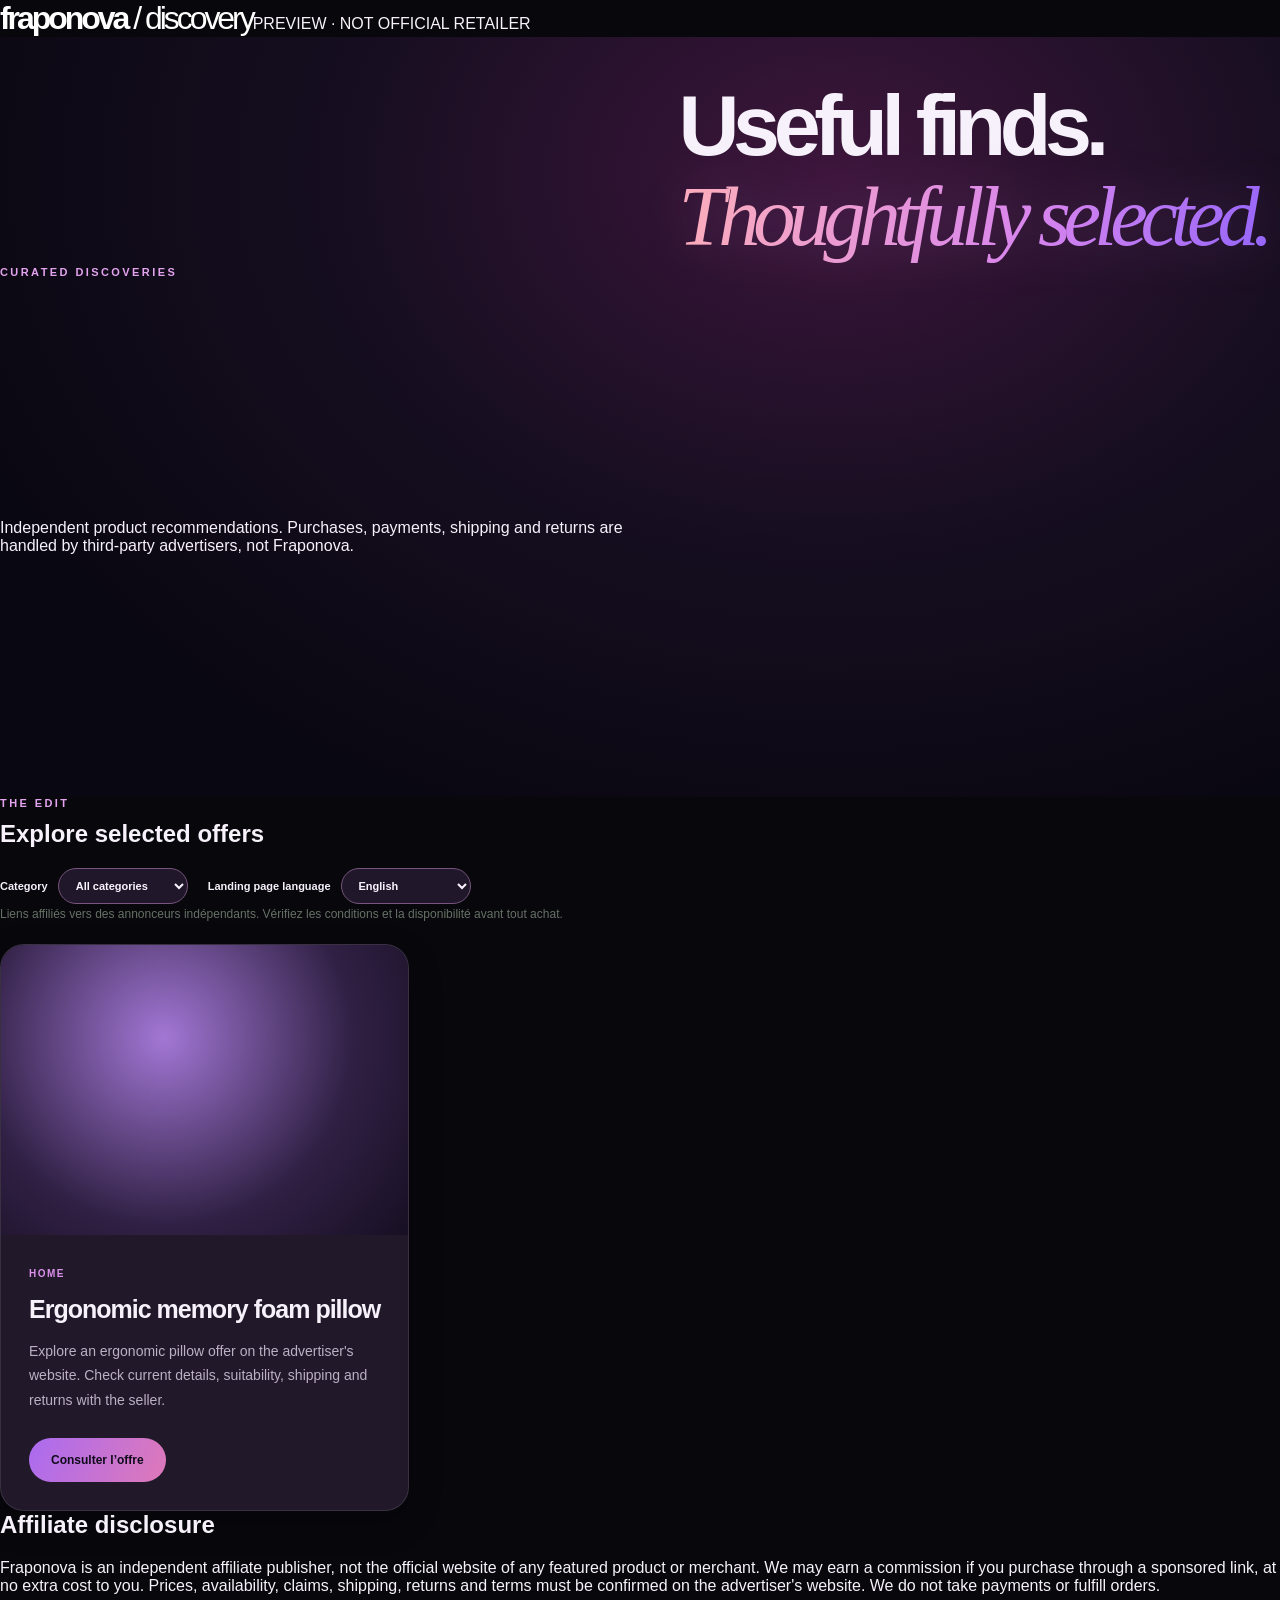
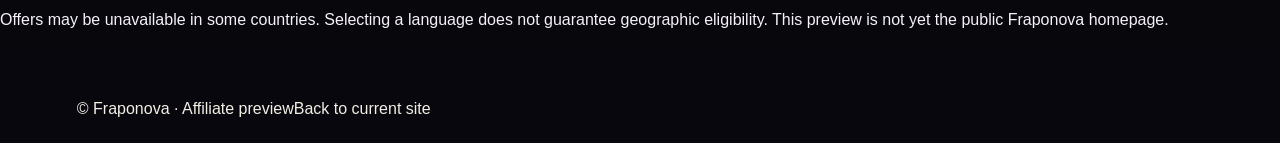
<file: catalog-preview.html>
<!doctype html>
<html lang="en"><head><meta charset="utf-8"><meta name="viewport" content="width=device-width,initial-scale=1"><meta name="robots" content="noindex,nofollow"><meta name="description" content="Fraponova curated affiliate offers preview."><title>Fraponova | Affiliate catalog preview</title><link rel="stylesheet" href="/catalog-preview.css"><script src="/catalog-preview.js" defer></script></head>
<body><a class="skip" href="#main">Skip to content</a><header><a class="brand" href="/">fraponova<span> / discovery</span></a><span class="tag">PREVIEW · NOT OFFICIAL RETAILER</span></header>
<main id="main"><section class="hero"><p class="eyebrow">CURATED DISCOVERIES</p><h1>Useful finds.<br><em>Thoughtfully selected.</em></h1><p>Independent product recommendations. Purchases, payments, shipping and returns are handled by third-party advertisers, not Fraponova.</p></section>
<section class="catalog" aria-labelledby="catalog-title"><div class="heading"><div><p class="eyebrow">THE EDIT</p><h2 id="catalog-title">Explore selected offers</h2></div><div class="controls"><label>Category <select id="category"><option value="all">All categories</option><option value="Home">Home</option><option value="Personal care">Personal care</option><option value="Wellness">Wellness</option></select></label><label>Landing page language <select id="language"><option value="en">English</option><option value="de">Deutsch</option><option value="fr">Français</option></select></label></div></div><p id="catalog-message" role="status" aria-live="polite">Loading offers…</p><div id="cards" class="cards"></div><p id="empty" hidden>No matching offers.</p></section>
<section class="notice"><h2>Affiliate disclosure</h2><p>Fraponova is an independent affiliate publisher, not the official website of any featured product or merchant. We may earn a commission if you purchase through a sponsored link, at no extra cost to you. Prices, availability, claims, shipping, returns and terms must be confirmed on the advertiser's website. We do not take payments or fulfill orders.</p><p>Offers may be unavailable in some countries. Selecting a language does not guarantee geographic eligibility. This preview is not yet the public Fraponova homepage.</p></section></main><footer><span>© Fraponova · Affiliate preview</span><a href="/">Back to current site</a></footer></body></html>
</file>
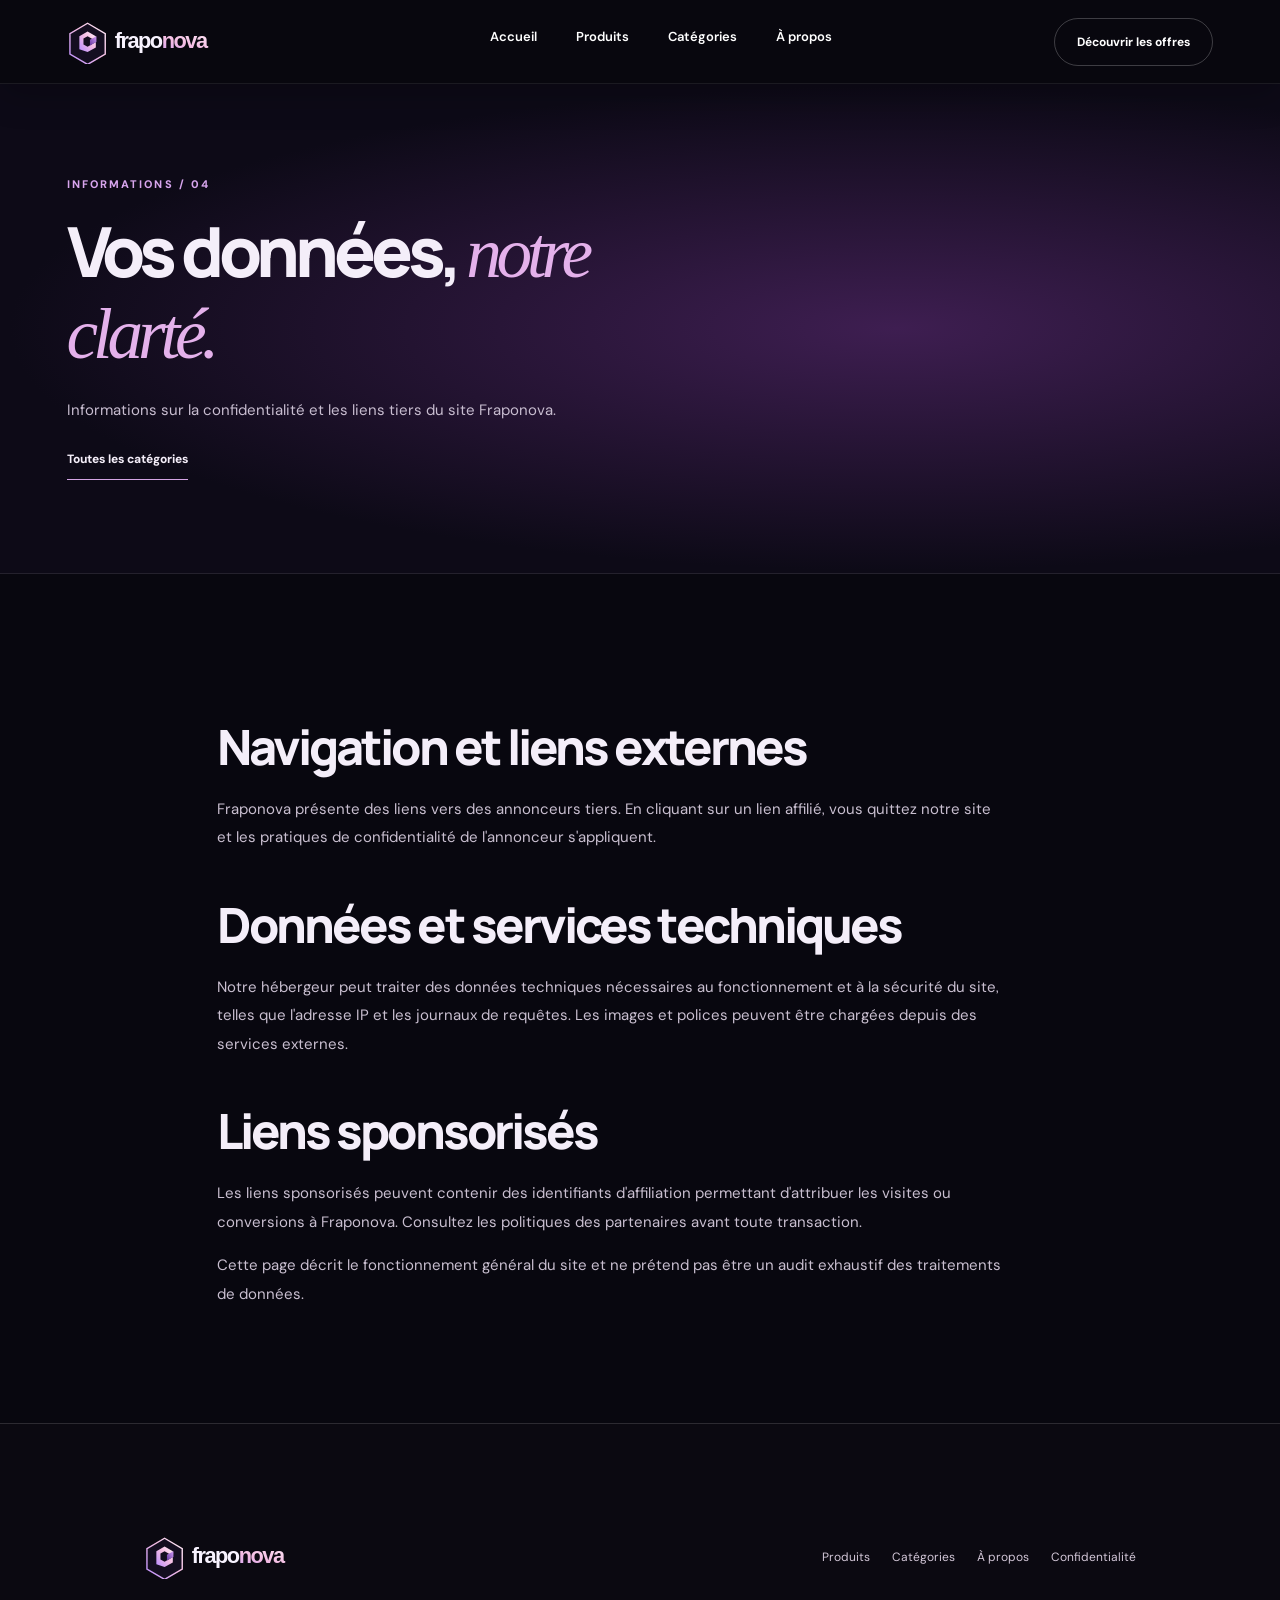
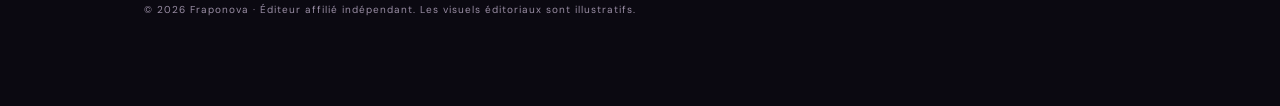
<file: confidentialite.html>
<!doctype html><html lang="fr"><head><meta charset="utf-8"><meta name="viewport" content="width=device-width,initial-scale=1"><meta name="theme-color" content="#08070f"><meta name="description" content="Informations sur la confidentialité et les liens tiers du site Fraponova."><title>Confidentialité | Fraponova</title><link rel="canonical" href="https://fraponova.com/confidentialite.html"><link rel="preconnect" href="https://fonts.googleapis.com"><link rel="preconnect" href="https://fonts.gstatic.com" crossorigin><link href="https://fonts.googleapis.com/css2?family=DM+Sans:wght@400;500;600;700&family=Manrope:wght@400;500;600;700;800&display=swap" rel="stylesheet"><link rel="icon" type="image/svg+xml" href="/brand-logo.svg"><link rel="stylesheet" href="/catalog-preview.css"><link rel="stylesheet" href="/site-pages.css"></head><body><a class="skip" href="#content">Aller au contenu</a><header class="site-header"><a class="brand brand-image" href="/" aria-label="Fraponova accueil"><img src="/brand-logo.svg" width="200" height="45" alt="Fraponova"></a><nav aria-label="Navigation principale"><a href="/">Accueil</a><a href="/produits.html">Produits</a><a href="/categories.html">Catégories</a><a href="/a-propos.html">À propos</a></nav><a class="header-cta" href="/produits.html">Découvrir les offres</a></header><main id="content"><section class="inner-hero"><div class="inner-hero-copy"><div class="page-kicker">INFORMATIONS / 04</div><h1>Vos données, <em>notre clarté.</em></h1><p>Informations sur la confidentialité et les liens tiers du site Fraponova.</p><a class="text-link" href="/categories.html">Toutes les catégories</a></div></section><section class="inner-section prose"><h2>Navigation et liens externes</h2><p>Fraponova présente des liens vers des annonceurs tiers. En cliquant sur un lien affilié, vous quittez notre site et les pratiques de confidentialité de l'annonceur s'appliquent.</p><h2>Données et services techniques</h2><p>Notre hébergeur peut traiter des données techniques nécessaires au fonctionnement et à la sécurité du site, telles que l'adresse IP et les journaux de requêtes. Les images et polices peuvent être chargées depuis des services externes.</p><h2>Liens sponsorisés</h2><p>Les liens sponsorisés peuvent contenir des identifiants d'affiliation permettant d'attribuer les visites ou conversions à Fraponova. Consultez les politiques des partenaires avant toute transaction.</p><p>Cette page décrit le fonctionnement général du site et ne prétend pas être un audit exhaustif des traitements de données.</p></section></main><footer class="page-footer"><div class="page-footer-inner"><a class="brand brand-image" href="/" aria-label="Fraponova accueil"><img src="/brand-logo.svg" width="200" height="45" alt="Fraponova"></a><nav aria-label="Navigation secondaire"><a href="/produits.html">Produits</a><a href="/categories.html">Catégories</a><a href="/a-propos.html">À propos</a><a href="/confidentialite.html">Confidentialité</a></nav><p>© 2026 Fraponova · Éditeur affilié indépendant. Les visuels éditoriaux sont illustratifs.</p></div></footer></body></html>
</file>
<file: catalog-preview.css>
:root{--ink:#242b25;--paper:#f5f0e8;--cream:#fcfaf5;--olive:#4b5542;--orange:#bd6e46}*{box-sizing:border-box}html{scroll-behavior:smooth}body{margin:0;background:var(--paper);color:var(--ink);font-family:"DM Sans",sans-serif;-webkit-font-smoothing:antialiased}a{color:inherit;text-decoration:none}button,select{font:inherit}a:focus-visible,select:focus-visible{outline:3px solid var(--orange);outline-offset:4px}::selection{background:#d6bfa8}.skip{position:absolute;left:-9999px}.skip:focus{left:16px;top:16px;z-index:100;background:white;padding:14px}.announcement{background:#2b342b;color:#e9e6dc;text-align:center;padding:12px 16px;font-size:10px;font-weight:700;letter-spacing:.19em}.announcement span{color:#d5a379;margin:0 22px}.site-header{height:91px;display:flex;align-items:center;justify-content:space-between;padding:0 5.5%;border-bottom:1px solid #dedbd1;background:var(--cream)}.brand{font-family:Manrope,sans-serif;font-weight:800;letter-spacing:-.085em;font-size:32px;white-space:nowrap}.brand>span:first-child{font-weight:500}.brand-dot,.period{color:var(--orange)}.site-header nav{display:flex;gap:38px}.site-header nav a{font-size:12px;font-weight:600}.site-header nav a:hover,.underlined-link:hover,.text-action:hover{color:var(--orange)}.header-cta{border:1px solid #aab0a3;border-radius:100px;padding:15px 22px;font-size:12px;font-weight:700}.header-cta span{margin-left:18px}.hero{display:grid;grid-template-columns:53% 47%;min-height:690px}.hero-copy{padding:100px 7% 32px 10.4%;display:flex;flex-direction:column}.hero-topline,.section-number{font-size:11px;letter-spacing:.17em;font-weight:800}.hero-topline{display:flex;gap:13px;align-items:center}.line{width:30px;height:1px;background:var(--ink)}h1,h2,h3,p{margin-top:0}.hero h1,.intro-main h2,.collection-heading h2,.statement h2,.about h2{font-family:Manrope,sans-serif;letter-spacing:-.078em;font-weight:700}.hero h1{font-size:clamp(65px,7.2vw,124px);line-height:1.02;margin:44px 0 30px}.hero h1 em,.intro-main em,.collection-heading em,.statement em{font-family:Georgia,serif;font-weight:400;letter-spacing:-.085em}.outlined{-webkit-text-stroke:1.4px #283027;color:transparent}.hero-intro{max-width:435px;font-size:16px;line-height:1.85;color:#636b61}.hero-actions{display:flex;align-items:center;gap:26px;flex-wrap:wrap;margin-top:22px}.button{display:inline-flex;align-items:center;justify-content:space-between;gap:40px;border-radius:100px;padding:19px 25px;font-size:12px;font-weight:700;transition:transform .25s,background .25s}.button:hover{transform:translateY(-4px)}.button-dark{background:#303d31;color:white}.button-dark:hover{background:#4a5a49}.text-action{font-size:12px;font-weight:700;border-bottom:1px solid;padding:12px 0}.text-action span{margin-left:14px}.hero-bottom{display:flex;justify-content:space-between;gap:20px;margin-top:auto;padding-top:90px;font-size:10px;font-weight:700;letter-spacing:.13em;color:#7c8279}.hero-art{min-height:690px;background:radial-gradient(ellipse at 62% 45%,#c9c4ad 0%,#a8b19c 46%,#82917f 100%);position:relative;overflow:hidden;isolation:isolate}.art-orbit{position:absolute;border:1px solid #f5f2e777;border-radius:50%;width:85%;aspect-ratio:1;left:8%;top:9%}.orbit-two{width:115%;left:-7%;top:-9%;opacity:.6}.art-sculpture{position:absolute;inset:16% 12% 14%;filter:drop-shadow(30px 50px 24px #334b3b48);animation:float 7s ease-in-out infinite}.sculpture-body{position:absolute;left:20%;top:25%;width:65%;height:64%;border-radius:42% 43% 43% 45%;transform:rotate(-22deg);background:radial-gradient(ellipse at 30% 22%,#fffaf0 0%,#e9ddc6 28%,#b6a487 64%,#847a67 100%);box-shadow:inset -22px -25px 30px #675f4d60,inset 18px 20px 28px #fff9e4a6}.sculpture-top{position:absolute;left:31%;top:8%;width:45%;height:49%;border-radius:48%;transform:rotate(-26deg);background:radial-gradient(ellipse at 26% 25%,#f9eee1 0%,#cdbda4 48%,#948570 100%);box-shadow:inset -13px -15px 20px #746d5a66}.sculpture-glow{position:absolute;left:39%;top:17%;width:15%;height:18%;border-radius:50%;background:#fff9e3;filter:blur(23px);opacity:.7}.sculpture-shadow{position:absolute;left:21%;bottom:1%;width:70%;height:12%;background:#273d3477;filter:blur(23px);border-radius:50%}.art-caption{position:absolute;top:38px;left:38px;color:#f9f7e9;font-size:11px;font-weight:700;letter-spacing:.16em;line-height:1.5}.art-asterisk{position:absolute;right:10%;top:11%;font-size:100px;color:#e9e5c2;animation:rotate 28s linear infinite}.art-index{position:absolute;right:35px;bottom:32px;color:#f6f3e9;font-size:11px;letter-spacing:.2em}.marquee{overflow:hidden;background:#d6d7c8;border-block:1px solid #c8c9b9}.marquee>div{width:max-content;white-space:nowrap;padding:22px 0;font-size:13px;letter-spacing:.2em;font-weight:800;animation:marquee 34s linear infinite}.marquee span{color:var(--orange);padding:0 55px;font-size:22px}.intro-section,.catalog-section,.about{padding:112px 6%}.intro-section{background:var(--cream)}.intro-main{display:grid;grid-template-columns:1.5fr 1fr;gap:8%;align-items:end;margin-top:30px}.intro-main h2{font-size:clamp(55px,6vw,96px);line-height:1.07;margin:0}.intro-main p{max-width:430px;font-size:17px;line-height:1.9;color:#636b61}.underlined-link{display:inline-block;font-size:13px;font-weight:700;border-bottom:1px solid;padding:14px 0}.underlined-link span{margin-left:40px}.catalog-section{background:#ebe9e0}.collection-heading{display:flex;align-items:end;justify-content:space-between;gap:40px;margin-bottom:48px}.collection-heading h2{font-size:clamp(55px,6.4vw,96px);margin:22px 0 0}.collection-heading>p{max-width:320px;line-height:1.8;color:#60695f;font-size:14px}.catalog-toolbar{border-top:1px solid #c9cec2;padding:24px 0;display:flex;justify-content:space-between;align-items:center;gap:20px}.catalog-toolbar>span{font-size:11px;letter-spacing:.15em;font-weight:800}.controls{display:flex;gap:20px;flex-wrap:wrap}.controls label{font-size:11px;font-weight:700;display:flex;align-items:center;gap:10px}.controls select{border:1px solid #c8cbbf;border-radius:30px;background:#f9f8f2;padding:10px 13px;color:#2c392d}.cards{display:grid;grid-template-columns:repeat(3,minmax(0,1fr));gap:24px;margin-top:20px}.card{background:#faf9f4;overflow:hidden;transition:transform .3s,box-shadow .3s}.card:hover{transform:translateY(-6px);box-shadow:0 18px 40px #26372b17}.art{height:290px;display:grid;place-items:center;background:radial-gradient(circle at 40% 35%,#e7e1d4,#b9c5b2);font-size:105px}.card-body{padding:27px}.pill{font-size:10px;letter-spacing:.15em;text-transform:uppercase;font-weight:800;color:#8a765d}.card h3{font:700 25px/1.25 Manrope,sans-serif;letter-spacing:-.04em;margin:13px 0}.card p{font-size:14px;line-height:1.75;color:#626b61}.offer-link{display:inline-flex;align-items:center;justify-content:center;background:#303d31;color:#fff;padding:15px 22px;border-radius:100px;font-size:12px;font-weight:700;margin-top:12px}.offer-link:hover{background:#4d604e}.disabled{display:inline-block;background:#e3e5de;color:#53645c;padding:15px 22px;border-radius:100px;font-size:12px;font-weight:700}#catalog-message{font-size:12px;color:#667165;line-height:1.7}.statement{min-height:550px;background:#394b3d;color:#f7f1e6;text-align:center;display:flex;flex-direction:column;align-items:center;justify-content:center;padding:90px 20px;position:relative;overflow:hidden}.statement:before,.statement:after{content:"";position:absolute;width:420px;height:420px;border:1px solid #f7f1e62b;border-radius:50%;left:-200px;top:50px}.statement:after{left:auto;right:-180px;top:100px}.statement-star{font-size:46px;color:#d5ad85}.statement>p{font-size:11px;letter-spacing:.2em;font-weight:800;margin:15px 0}.statement h2{font-size:clamp(64px,8vw,120px);line-height:1.04;margin:12px 0 30px}.button-light{background:#f4efe5;color:#2b392c}.about{display:grid;grid-template-columns:1fr 1.5fr;gap:10%;background:var(--cream)}.about h2{font-size:clamp(45px,5vw,76px);line-height:1.1}.about p{max-width:750px;font-size:15px;line-height:1.9;color:#667064}footer{background:#252f27;color:#f3efe4;padding:55px 6% 25px}.footer-top,.footer-bottom{display:flex;align-items:center;justify-content:space-between;gap:25px}.footer-top>span,.footer-top>a:last-child,.footer-bottom{font-size:10px;font-weight:700;letter-spacing:.14em}.footer-bottom{border-top:1px solid #ffffff32;margin-top:55px;padding-top:23px;color:#bfc7b9}@keyframes float{50%{transform:translateY(-16px) rotate(2deg)}}@keyframes rotate{to{transform:rotate(360deg)}}@keyframes marquee{to{transform:translateX(-50%)}}@media(max-width:900px){.site-header nav{gap:15px}.hero{grid-template-columns:1fr}.hero-copy{min-height:620px;padding:75px 7% 35px}.hero-art{min-height:540px}.intro-main{grid-template-columns:1fr}.cards{grid-template-columns:repeat(2,minmax(0,1fr))}}@media(max-width:600px){.announcement{font-size:8px;letter-spacing:.09em}.announcement span{margin:0 8px}.site-header{height:72px;padding:0 5%}.brand{font-size:27px}.site-header nav{display:none}.header-cta{padding:12px 14px;font-size:10px}.header-cta span{margin-left:6px}.hero-copy{min-height:570px;padding:67px 6% 30px}.hero h1{font-size:clamp(57px,13vw,84px);margin:38px 0 24px}.hero-intro{font-size:15px}.hero-actions{gap:17px}.hero-bottom{font-size:9px}.hero-art{min-height:410px}.art-asterisk{font-size:70px}.intro-section,.catalog-section,.about{padding:76px 6%}.intro-main h2,.collection-heading h2{font-size:clamp(51px,11vw,70px)}.collection-heading{display:block}.collection-heading>p{margin-top:20px}.catalog-toolbar{align-items:flex-start;flex-direction:column}.cards{grid-template-columns:1fr}.art{height:270px}.about{grid-template-columns:1fr;gap:20px}.footer-top,.footer-bottom{align-items:flex-start;flex-direction:column}.footer-bottom{gap:12px}}@media(prefers-reduced-motion:reduce){*,*:before,*:after{animation-duration:.01ms!important;scroll-behavior:auto!important;transition-duration:.01ms!important}}
/* Fraponova Signature — immersive dark experience */
:root{color-scheme:dark;--ink:#f8f5ff;--paper:#090711;--cream:#100c19;--olive:#b26cf4;--orange:#f49cc2}
body{background:#090711;color:#f8f5ff}
.announcement{background:#15101d;color:#c6b5d7;border-bottom:1px solid #ffffff16}.announcement span{color:#d47df9}
.site-header{background:#090711ee;border-color:#ffffff1c;position:relative;z-index:5}.brand{letter-spacing:-.07em}.brand-dot,.period{color:#d58cff}.site-header nav a{color:#ddd4e8}.header-cta{border-color:#a25bbd80;background:#ffffff08}.header-cta:hover{background:#b675e729}
.hero{background:radial-gradient(ellipse at 65% 18%,#3d163c 0%,#160e20 42%,#090711 80%);min-height:760px}.hero-copy{position:relative;z-index:2;padding-top:115px}.hero-topline{color:#d18cf4}.line{background:#d18cf4}.hero h1{font-size:clamp(60px,6.6vw,112px);letter-spacing:-.075em;line-height:1.07}.hero h1 em{background:linear-gradient(105deg,#faabbd 5%,#d885ed 60%,#9565fa);background-clip:text;-webkit-background-clip:text;color:transparent;font-weight:400}.hero-intro{color:#c2b7c9}.hero-bottom{color:#9b8ba6}.button-dark{background:#f9f5ff;color:#17101c}.button-dark:hover{background:#e8d3fb}.text-action{color:#d6c4e4}.hero-art{background:radial-gradient(ellipse at 55% 50%,#612959 0%,#30142f 35%,#100b1c 73%);overflow:hidden}.hero-art:before{content:"";position:absolute;width:125%;height:72%;top:-32%;left:15%;border:2px solid #ffa6c6a8;border-radius:50%;transform:rotate(-29deg);box-shadow:0 0 80px #d17a9d33}.hero-art:after{content:"";position:absolute;inset:0;background:radial-gradient(ellipse at 60% 80%,#fc8f9730,transparent 45%);pointer-events:none}.art-orbit{border-color:#f3a7e640}.orbit-two{border-color:#b88cf52e}.art-caption,.art-index{color:#dfcde5}.art-asterisk{color:#e58ef3;opacity:.55;filter:blur(1px)}
.device-scene{position:absolute;inset:10% 4% 5%;perspective:1000px;filter:drop-shadow(0 30px 28px #0008);animation:float 7s ease-in-out infinite}.device{position:absolute;border-radius:39px;border:5px solid #b08ebd;box-shadow:inset 0 0 0 2px #1d102a,0 0 0 2px #35213f,25px 35px 55px #0009;overflow:hidden}.device-back{width:45%;height:67%;left:15%;top:16%;transform:rotate(-16deg) skewY(-3deg);background:linear-gradient(130deg,#f6c1ed,#8b56ac 45%,#2d1a4d 100%)}.device-camera{position:absolute;left:14px;top:16px;width:93px;height:99px;background:#9a70b1bb;border-radius:25px;display:grid;grid-template-columns:1fr 1fr;align-items:center;justify-items:center;padding:8px;box-shadow:inset 0 0 0 2px #d7b3e6}.device-camera i{width:34px;height:34px;border-radius:50%;background:radial-gradient(circle at 45% 45%,#6a8bc4 0 8%,#0b112b 15% 40%,#382852 44% 65%,#c1a2e1 70%);border:3px solid #30213b}.device-logo{position:absolute;top:48%;left:43%;font-size:55px;color:#d7a8ed88}.device-front{width:48%;height:75%;left:44%;top:8%;transform:rotate(13deg) skewY(2deg);background:#080613;padding:8px}.device-screen{height:100%;border-radius:30px;background:radial-gradient(ellipse at 70% 10%,#c35bb8 0%,#663bb6 24%,#140d36 55%,#090915 100%);position:relative;overflow:hidden;display:flex;align-items:flex-end;padding:26px}.device-screen:before{content:"";position:absolute;width:130%;height:70%;left:-30%;top:22%;border:28px solid #f38bc4;border-radius:50%;transform:rotate(-40deg);filter:blur(5px);box-shadow:0 0 60px #f58ca0}.device-screen span{font:800 clamp(20px,3vw,42px)/.95 Manrope,sans-serif;letter-spacing:-.07em;z-index:1;color:#fff9}.device-island{position:absolute;top:18px;left:36%;width:30%;height:18px;background:#050408;border-radius:20px;z-index:2}.device-reflection{position:absolute;width:65%;height:12%;bottom:1%;left:18%;background:#ec8ef93a;filter:blur(34px);border-radius:50%}.hero-float{position:absolute;z-index:2;border:1px solid #ffffff3b;background:#1b112bbd;backdrop-filter:blur(15px);border-radius:15px;padding:16px 20px;font-size:11px;font-weight:700;box-shadow:0 12px 35px #0004}.float-one{right:5%;top:43%}.float-two{left:5%;bottom:14%}
.marquee{background:#23132f;border-color:#744178}.marquee>div{color:#ead6f4}.marquee span{color:#e58edc}.intro-section{background:#100c19}.intro-main p,.collection-heading>p,.about p{color:#b9aebf}.underlined-link{color:#edc9ff}.catalog-section{background:#130f1c}.catalog-toolbar{border-color:#ffffff26}.controls select{background:#20182a;border-color:#76547d;color:#f9f4ff}.card{background:#211829;border:1px solid #ffffff1c;border-radius:24px;box-shadow:0 12px 35px #0003}.card:hover{box-shadow:0 20px 50px #9c48c01e}.art{background:radial-gradient(circle at 45% 28%,#9e69ba,#2a1a3e 58%,#160f22);color:#e2b4fa}.pill{color:#dc91ed}.card p{color:#bcb0c4}.offer-link{background:linear-gradient(115deg,#aa6bf0,#df79b9);color:#100b1b}.offer-link:hover{background:#e59bfa}.statement{background:radial-gradient(circle at 50% 30%,#5b275f,#25142d 60%,#160d21)}.statement-star{color:#ed9be4}.button-light{background:#f9f4ff;color:#21112a}.about{background:#100c19}footer{background:#08070e}.footer-bottom{color:#b4a6c2}
@media(max-width:900px){.hero{grid-template-columns:1fr}.hero-copy{min-height:580px;padding-top:70px}.hero-art{min-height:590px}.device-scene{inset:6% 13% 3%}.hero-float{font-size:10px}}
@media(max-width:600px){.hero-copy{min-height:540px;padding-top:60px}.hero h1{font-size:clamp(51px,12vw,74px)}.hero-art{min-height:450px}.device-scene{inset:5% 2% 4%}.device{border-radius:26px}.device-back{height:68%;width:43%;left:19%}.device-front{height:75%;width:45%;left:47%}.device-screen{border-radius:18px;padding:15px}.device-camera{width:62px;height:65px;left:9px;top:9px;border-radius:16px;padding:5px}.device-camera i{width:22px;height:22px;border-width:2px}.device-logo{font-size:35px}.hero-float{padding:11px 12px;font-size:9px}.float-one{right:2%;top:45%}.float-two{left:2%;bottom:10%}.art-caption{left:18px;top:18px}.art-index{right:15px;bottom:15px}.hero-actions{align-items:flex-start}.text-action{font-size:11px}}

/* Signature v2 — actual editorial photography, depth and cinematic composition */
.hero-art{background:radial-gradient(ellipse at 40% 50%,#71375b 0%,#24112b 58%,#0a0711 100%)}
.hero-photo-wrap{position:absolute;inset:0;overflow:hidden;isolation:isolate}
.hero-photo{position:absolute;width:100%;height:100%;object-fit:cover;object-position:52% 48%;filter:saturate(1.3) contrast(1.12);transform:scale(1.11);animation:photo-arrive 1.4s cubic-bezier(.2,.7,.1,1) both}
.hero-photo-wrap:after{content:"";position:absolute;inset:0;background:linear-gradient(90deg,#140b21b0 0%,#0a06123d 45%,#0b06114d 100%),linear-gradient(0deg,#0a0711e8 0%,transparent 37%,#1008184d 100%)}
.photo-shine{position:absolute;inset:-50%;background:linear-gradient(110deg,transparent 35%,#f5b5f31a 47%,transparent 58%);transform:translateX(-45%) rotate(10deg);animation:shine 9s ease-in-out infinite;z-index:2}
.device-scene{display:none}.art-caption,.art-index,.hero-float{z-index:3}.hero-float{background:#1c0d2ac9;box-shadow:0 20px 55px #0007}.art-orbit,.art-asterisk{z-index:2}
.hero h1{max-width:750px}.hero h1 em{filter:drop-shadow(0 0 26px #d678e833)}
.experience-strip{display:grid;grid-template-columns:1fr 1fr;min-height:650px;background:#171021}
.experience-image{min-height:560px;position:relative;overflow:hidden;background:#21142d}.experience-image img{width:100%;height:100%;position:absolute;inset:0;object-fit:cover;object-position:center;filter:saturate(1.05) contrast(1.1);transition:transform 1s cubic-bezier(.2,.7,.1,1)}.experience-image:hover img{transform:scale(1.07)}.experience-image:after{content:"";position:absolute;inset:0;background:linear-gradient(90deg,transparent,#17102128)}
.experience-copy{padding:11% 12%;display:flex;flex-direction:column;align-items:flex-start;justify-content:center}.experience-copy .section-number{color:#dca3ff}.experience-copy h2{font:700 clamp(48px,5vw,84px)/1.1 Manrope,sans-serif;letter-spacing:-.075em;margin:28px 0}.experience-copy h2 em{font-family:Georgia,serif;font-weight:400;color:#e1a0e5}.experience-copy p{font-size:16px;line-height:1.85;color:#c8b8d1;max-width:450px}.experience-copy small{display:block;color:#8c7d99;font-size:10px;line-height:1.6;margin-top:36px}.experience-copy .button{margin-top:22px}
@keyframes photo-arrive{from{opacity:0;transform:scale(1.24)}to{opacity:1;transform:scale(1.11)}}@keyframes shine{50%{transform:translateX(35%) rotate(10deg)}}@media(max-width:900px){.experience-strip{grid-template-columns:1fr}.experience-image{min-height:520px}.experience-copy{padding:75px 7%}.hero-photo{object-position:center 38%}}@media(max-width:600px){.hero-photo{object-position:50% 40%}.hero-art{min-height:500px}.experience-image{min-height:410px}.experience-copy{padding:70px 6%}.experience-copy h2{font-size:clamp(49px,11vw,67px)}.hero-float{max-width:170px}.hero h1{font-size:clamp(50px,12vw,73px)}}@media(prefers-reduced-motion:reduce){.hero-photo{animation:none;transform:none}.photo-shine{animation:none}}

/* Hero resilience: photographic backdrop even if overlay markup is not painted */
.hero-art{background-image:linear-gradient(0deg,#0c0717a6,#21102733),url("https://images.unsplash.com/photo-1709178294947-42963a9a33b8?auto=format&fit=crop&w=1100&q=85");background-size:cover;background-position:center;min-height:690px}
.hero-photo-wrap{z-index:1}.hero-photo{display:block;visibility:visible;opacity:1;object-fit:cover}.hero-art:before,.hero-art:after{pointer-events:none}
@media(max-width:900px){.hero-art{min-height:540px}}@media(max-width:600px){.hero-art{min-height:460px}}

/* Signature V3 — full responsive cinematic system */
:root{--paper:#090611;--cream:#100b1c;--ink:#fff9ff;--orange:#eeb0e9}html{scroll-padding-top:80px}body{background:#090611;overflow-x:hidden}img{max-width:100%;display:block}a:focus-visible,select:focus-visible{outline:2px solid #efa2ff;outline-offset:5px}.announcement{background:#110b1b}.site-header{position:sticky;top:0;z-index:100;height:78px;background:#0b0815ed;backdrop-filter:blur(24px);border-color:#ffffff20}.brand{color:#fff}.site-header nav a:hover{color:#e8a4f8}.header-cta{background:#ffffff0d;color:#fff;border:1px solid #ffffff40}.header-cta:hover{background:#a463cd4d}
.signature-hero{min-height:750px;display:grid;grid-template-columns:49% 51%;position:relative;overflow:hidden;background:radial-gradient(ellipse at 69% 25%,#441b55 0%,#1b0d2e 42%,#090611 80%)}.hero-glow{position:absolute;inset:0;background:radial-gradient(ellipse at 80% 65%,#f04bb822,transparent 43%);pointer-events:none}.signature-copy{padding:115px 0 40px 11%;position:relative;z-index:5;display:flex;flex-direction:column;align-items:flex-start}.eyebrow,.section-kicker{font-size:11px;font-weight:800;letter-spacing:.22em;color:#e4a3ef}.eyebrow{display:flex;align-items:center;gap:12px}.eyebrow-line{width:30px;height:1px;background:#e4a3ef}.signature-copy h1{font:800 clamp(76px,8.4vw,148px)/.98 Manrope,sans-serif;letter-spacing:-.095em;margin:55px -35% 28px 0;position:relative;z-index:4;text-shadow:0 10px 55px #0006}.signature-copy h1 span{background:linear-gradient(100deg,#ffc4dc 10%,#dca0ff 56%,#8e6afa);-webkit-background-clip:text;background-clip:text;color:transparent}.signature-copy>p{max-width:445px;font-size:17px;line-height:1.85;color:#c9bdd3}.signature-actions{display:flex;align-items:center;gap:26px;flex-wrap:wrap;margin-top:22px}.primary-cta{background:linear-gradient(115deg,#f1b0f2,#b98bff);border-radius:999px;color:#170d25;font-size:12px;font-weight:800;display:inline-flex;align-items:center;gap:32px;padding:19px 26px;box-shadow:0 12px 45px #bc69ef45;transition:transform .3s,box-shadow .3s}.primary-cta:hover{transform:translateY(-4px);box-shadow:0 17px 55px #bc69ef77}.secondary-cta{font-size:12px;font-weight:700;color:#eee1f7}.secondary-cta span{margin-left:12px}.hero-micro{margin-top:auto;padding-top:80px;width:100%;display:flex;justify-content:space-between;gap:16px;font-size:10px;letter-spacing:.14em;color:#a79bb6}
.signature-visual{min-height:750px;position:relative;isolation:isolate;background:radial-gradient(ellipse at 50% 54%,#9c3c94 0%,#55245e 33%,#1b0d2c 72%,transparent 100%);overflow:hidden}.signature-visual:before{content:"";position:absolute;inset:0;background:radial-gradient(ellipse at 55% 50%,#efb0f42e,transparent 65%);z-index:0}.visual-ring{position:absolute;border:1px solid #eeb6f777;border-radius:50%;width:110%;height:55%;top:25%;left:-6%;transform:rotate(-31deg);box-shadow:0 0 55px #d273fa28}.ring-two{width:125%;height:73%;top:13%;left:-16%;transform:rotate(32deg);border-color:#ffffff25}.phone-photo{position:absolute;overflow:hidden;background:#20122e;border:7px solid #bd8ac8;border-radius:42px;box-shadow:0 0 0 2px #3a254c,30px 40px 70px #08020cbd,inset 0 0 10px #fff5;transition:transform .7s cubic-bezier(.2,.7,.1,1)}.phone-photo img{width:100%;height:100%;object-fit:cover;filter:saturate(1.2) contrast(1.08)}.back-phone{width:42%;height:66%;left:16%;top:16%;transform:rotate(-19deg);z-index:1}.front-phone{width:44%;height:73%;left:47%;top:10%;transform:rotate(14deg);z-index:2;border-color:#d5addb}.signature-visual:hover .back-phone{transform:rotate(-24deg) translate(-8px,-8px)}.signature-visual:hover .front-phone{transform:rotate(18deg) translate(8px,-9px)}.visual-light{position:absolute;bottom:3%;left:20%;width:65%;height:15%;background:#e47ed37a;filter:blur(55px)}.visual-label{position:absolute;z-index:3;background:#1e112ecf;border:1px solid #ffffff40;backdrop-filter:blur(20px);border-radius:15px;padding:17px 21px;font-size:11px;font-weight:800;box-shadow:0 15px 40px #0005}.label-top{right:3%;top:44%}.label-bottom{left:3%;bottom:15%}.visual-caption{position:absolute;bottom:17px;right:18px;font-size:9px;letter-spacing:.12em;color:#d3b8da;z-index:4}
.signature-ticker{overflow:hidden;background:#2b143d;border-top:1px solid #8b498d;border-bottom:1px solid #8b498d}.signature-ticker>div{white-space:nowrap;min-width:max-content;padding:19px 0;animation:tick 36s linear infinite;font-size:12px;font-weight:800;letter-spacing:.2em;color:#f6e8ff}.signature-ticker span{color:#ed8bcf;margin:0 48px}@keyframes tick{to{transform:translateX(-40%)}}
.discovery-section{padding:130px 6% 150px;background:linear-gradient(#0d0918,#120b1d)}.discovery-head{display:flex;justify-content:space-between;align-items:end;gap:30px;margin:30px 0 55px}.discovery-head h2,.editorial-copy h2,.closing-banner h2{font:800 clamp(52px,6vw,105px)/1.07 Manrope,sans-serif;letter-spacing:-.075em;margin:0}.discovery-head h2 em,.editorial-copy h2 em,.closing-banner h2 em{font-family:Georgia,serif;font-weight:400;color:#e4a1ec}.discovery-head p{max-width:335px;color:#b7a8c5;line-height:1.8;font-size:14px}.discovery-grid{display:grid;grid-template-columns:1.25fr 1fr 1fr;gap:22px}.discovery-tile{min-height:470px;border-radius:27px;position:relative;overflow:hidden;background:#2d1a39;isolation:isolate;border:1px solid #ffffff1b}.discovery-tile img{position:absolute;inset:0;width:100%;height:100%;object-fit:cover;transition:transform .8s cubic-bezier(.2,.7,.1,1)}.discovery-tile:hover img{transform:scale(1.09)}.discovery-tile:after{content:"";position:absolute;inset:0;background:linear-gradient(0deg,#080610ed 0%,#08061088 30%,transparent 75%);z-index:1}.tile-tech img{object-position:50% 50%}.tile-audio img{object-position:45% 50%}.tile-content{position:absolute;z-index:2;bottom:28px;left:28px;right:28px}.tile-content>span:first-child{font-size:10px;letter-spacing:.16em;color:#e9b2e9;font-weight:800}.tile-content h3{font:800 clamp(25px,2.5vw,42px)/1.1 Manrope,sans-serif;letter-spacing:-.05em;margin:12px 0}.tile-content p{color:#d2c4d8;font-size:12px;margin:0}.tile-arrow{position:absolute;right:0;bottom:0;font-size:25px;color:#fff}
.editorial-feature{display:grid;grid-template-columns:1fr 1fr;min-height:670px;background:#20122c}.editorial-media{position:relative;min-height:600px;overflow:hidden}.editorial-media img{position:absolute;width:100%;height:100%;object-fit:cover;object-position:center}.editorial-copy{padding:12%;display:flex;flex-direction:column;justify-content:center;align-items:flex-start}.editorial-copy h2{font-size:clamp(46px,5vw,80px);margin:35px 0 24px}.editorial-copy>p{font-size:15px;line-height:1.9;color:#d3c5d8;max-width:470px}.editorial-copy .primary-cta{margin-top:20px}.editorial-copy small{font-size:10px;color:#ad9eb9;line-height:1.6;margin-top:40px;max-width:400px}
.catalog-section{padding-top:120px;padding-bottom:130px;background:#0f0a19}.collection-heading h2{font-size:clamp(46px,5.2vw,83px)}.catalog-toolbar{border-color:#ffffff29}.cards{gap:26px}.card{overflow:hidden}.card-body{padding:28px}.art{min-height:240px;background:radial-gradient(circle at 40% 32%,#a277d5,#302044 60%,#170f23)}.card h3{font-size:25px}.offer-link{border-radius:999px}.closing-banner{min-height:610px;display:flex;flex-direction:column;justify-content:center;align-items:center;text-align:center;background:radial-gradient(ellipse at 50% 20%,#6e2d74,#2b163a 50%,#120b20 90%);padding:80px 20px}.closing-banner>span{font-size:11px;font-weight:800;letter-spacing:.2em;color:#ebadf3}.closing-banner h2{margin:40px 0}.about{padding-top:100px;padding-bottom:100px}
@media(max-width:1100px){.signature-copy{padding-left:7%}.signature-copy h1{font-size:clamp(67px,8vw,115px)}.discovery-grid{gap:15px}.discovery-tile{min-height:390px}}
@media(max-width:900px){.signature-hero{grid-template-columns:1fr}.signature-copy{padding:85px 7% 35px;min-height:540px}.signature-copy h1{margin:35px 0 24px;font-size:clamp(72px,12vw,118px)}.hero-micro{padding-top:65px}.signature-visual{min-height:590px}.phone-photo{border-radius:35px}.back-phone{width:34%;left:24%}.front-phone{width:36%;left:50%}.discovery-grid{grid-template-columns:1fr 1fr}.tile-tech{grid-column:span 2}.discovery-tile{min-height:400px}.editorial-feature{grid-template-columns:1fr}.editorial-media{min-height:540px}.editorial-copy{padding:80px 7%}.discovery-head{align-items:flex-start;flex-direction:column}}
@media(max-width:600px){.announcement{font-size:8px;letter-spacing:.09em}.announcement span{margin:0 8px}.site-header{height:69px;padding:0 5%}.site-header nav{display:none}.brand{font-size:27px}.header-cta{font-size:10px;padding:12px}.header-cta span{margin-left:8px}.signature-copy{min-height:500px;padding:67px 6% 25px}.eyebrow{font-size:9px;letter-spacing:.13em}.signature-copy h1{font-size:clamp(61px,14vw,86px);letter-spacing:-.085em;margin:36px 0 25px}.signature-copy>p{font-size:14px;max-width:340px}.signature-actions{gap:17px}.primary-cta{padding:16px 19px;gap:12px;font-size:11px}.secondary-cta{font-size:11px}.hero-micro{font-size:8px;padding-top:65px}.signature-visual{min-height:490px}.phone-photo{border-radius:24px;border-width:5px}.back-phone{width:48%;height:69%;left:13%;top:16%}.front-phone{width:48%;height:74%;left:45%;top:10%}.visual-label{padding:10px;font-size:8px}.label-top{right:2%;top:45%}.label-bottom{left:2%;bottom:11%}.visual-caption{font-size:7px}.discovery-section{padding:85px 5%}.discovery-head h2{font-size:clamp(49px,11vw,67px)}.discovery-grid{grid-template-columns:1fr}.tile-tech{grid-column:auto}.discovery-tile{min-height:400px}.tile-content h3{font-size:35px}.editorial-media{min-height:390px}.editorial-copy{padding:65px 6%}.editorial-copy h2{font-size:clamp(47px,10vw,66px)}.catalog-section{padding-top:75px;padding-bottom:80px}.closing-banner{min-height:500px}.closing-banner h2{font-size:clamp(50px,12vw,75px)}}
@media(prefers-reduced-motion:reduce){.signature-ticker>div{animation:none}.phone-photo,.discovery-tile img,.primary-cta{transition:none}}

/* Mobile navigation, touch accessibility and native select resilience */
.mobile-discover{display:none;color:#e7c5f4;text-decoration:none;font-size:12px;font-weight:700}
.controls select{appearance:auto;-webkit-appearance:menulist;min-width:130px;cursor:pointer;touch-action:manipulation;position:relative;z-index:2}
@media(max-width:600px){.mobile-discover{display:inline-flex;align-items:center;min-height:44px}.header-cta{min-height:44px;display:inline-flex;align-items:center}.site-header{gap:12px}.signature-actions>a{min-height:44px}.controls{display:flex;flex-wrap:wrap;gap:12px}.controls label{display:flex;flex-direction:column;gap:6px}.controls select{min-height:44px}.catalog-toolbar{align-items:flex-start;flex-direction:column;gap:16px}.signature-copy h1{overflow-wrap:normal;max-width:100%}}
@media(max-width:370px){.mobile-discover{display:none}.signature-copy h1{font-size:57px}.signature-actions{gap:12px}.secondary-cta{font-size:10px}}

/* French reference-matched presentation — dark cinematic, blush highlights */
.announcement{display:none!important}.site-header{height:84px;position:relative;padding:0 5.2%;background:#08060c;border-bottom:0}.site-header .brand{font-size:34px;letter-spacing:-.07em}.site-header nav{gap:39px}.site-header nav a{font-size:13px;color:#fff}.site-header nav a:first-child{border-bottom:1px solid #e6a3f4;padding-bottom:11px}.header-cta{background:transparent;border:1px solid #ffffff38}
.signature-hero{min-height:640px;grid-template-columns:45% 55%;background:radial-gradient(ellipse at 77% 43%,#512040 0%,#170b1d 47%,#050409 81%)}.signature-copy{padding:56px 0 32px 10%;z-index:5}.signature-copy .eyebrow{display:inline-flex;border:1px solid #a84cd1;border-left-color:#ff9568;border-radius:50px;padding:9px 13px;font-size:12px;letter-spacing:0;color:#e8abef}.signature-copy .eyebrow-line{display:none}.signature-copy h1{font-size:clamp(63px,6.1vw,100px);line-height:.99;letter-spacing:-.078em;margin:24px -22% 20px 0;font-weight:800}.signature-copy h1 span{font-family:Georgia,serif;font-style:italic;font-weight:400;letter-spacing:-.06em;background:linear-gradient(105deg,#ffb3ba,#d57fe0);-webkit-background-clip:text;background-clip:text}.signature-copy>p{font-size:15px;line-height:1.65;max-width:435px;color:#e2dbe3}.signature-actions{margin-top:24px;gap:15px}.signature-actions .primary-cta{background:#fff;color:#0b0910;box-shadow:none;font-size:13px;padding:17px 22px}.signature-actions .secondary-cta{border:1px solid #ffffff59;border-radius:50px;padding:17px 20px;font-size:12px}.signature-copy .hero-micro{font-size:9px;opacity:.7;padding-top:45px}
.signature-visual{min-height:640px;background:radial-gradient(ellipse at 60% 52%,#77376d 0%,#2c1338 46%,#0a0611 80%)}.signature-visual:after{content:"";position:absolute;inset:0;background:radial-gradient(ellipse at 65% 13%,#ffa36b7a,transparent 40%),radial-gradient(ellipse at 35% 90%,#d044df55,transparent 52%);pointer-events:none}.visual-ring{border:2px solid #f3a0e8a8;box-shadow:0 0 65px #e78deb4d}.phone-photo{border-color:#b98ec2;box-shadow:0 0 0 2px #32203e,25px 34px 85px #050108d9}.back-phone{width:38%;height:65%;left:21%;top:16%;transform:rotate(-18deg)}.front-phone{width:40%;height:72%;left:49%;top:10%;transform:rotate(13deg)}.visual-label{border:1px solid #ffffff55;background:#160f24a6;border-radius:12px;padding:15px;font-size:11px}.label-top{right:3%;top:39%}.label-bottom{right:3%;left:auto;top:51%;bottom:auto}.visual-caption{z-index:5}
.category-dock{position:relative;z-index:10;max-width:1300px;width:90%;margin:-10px auto 0;padding:10px;display:grid;grid-template-columns:repeat(6,minmax(0,1fr));gap:5px;background:linear-gradient(120deg,#291633dd,#10101bdc);border:1px solid #ffffff40;border-radius:27px;box-shadow:0 22px 65px #0009;backdrop-filter:blur(30px)}.category-dock a{display:flex;align-items:center;justify-content:center;flex-direction:column;min-height:85px;border-radius:20px;font-size:12px;font-weight:600;color:#f5eef7;text-decoration:none;transition:background .2s}.category-dock a:first-child,.category-dock a:hover{background:linear-gradient(115deg,#7c39817a,#ffffff0a);border:1px solid #d58bdd80}.category-dock span{font-size:28px;font-weight:400;margin-bottom:9px;line-height:1}.signature-ticker{margin-top:45px}
.discovery-section{padding:75px 5% 120px}.discovery-head{margin:22px 0 40px}.discovery-head h2{font-size:clamp(53px,5.8vw,88px)}.discovery-grid{grid-template-columns:repeat(3,minmax(0,1fr));gap:18px}.discovery-tile{min-height:410px}.tile-tech{grid-column:auto}
@media(max-width:900px){.site-header{height:70px}.signature-hero{grid-template-columns:1fr}.signature-copy{padding:75px 7% 30px;min-height:500px}.signature-copy h1{font-size:clamp(68px,10vw,98px);margin:25px 0}.signature-visual{min-height:560px}.category-dock{grid-template-columns:repeat(3,minmax(0,1fr));margin-top:15px}.discovery-grid{grid-template-columns:1fr 1fr}.tile-tech{grid-column:span 2}}
@media(max-width:600px){.site-header{padding:0 5%;height:68px}.site-header .brand{font-size:28px}.signature-copy{padding:53px 6% 20px;min-height:440px}.signature-copy h1{font-size:clamp(53px,12.5vw,73px);margin:22px 0 18px}.signature-copy .eyebrow{font-size:10px}.signature-copy>p{font-size:13px}.signature-actions .primary-cta,.signature-actions .secondary-cta{font-size:11px;padding:15px 14px}.signature-copy .hero-micro{padding-top:35px}.signature-visual{min-height:450px}.back-phone{width:48%;left:15%}.front-phone{width:47%;left:48%}.visual-label{font-size:8px;padding:9px}.label-top{right:1%;top:40%}.label-bottom{right:1%;top:53%}.category-dock{width:94%;grid-template-columns:repeat(4,minmax(0,1fr));padding:6px;border-radius:20px;gap:2px}.category-dock a{font-size:9px;min-height:74px;border-radius:13px}.category-dock span{font-size:23px}.category-dock a:nth-child(n+5){display:none}.signature-ticker{margin-top:30px}.discovery-section{padding:70px 5%}.discovery-grid{grid-template-columns:1fr}.tile-tech{grid-column:auto}.discovery-tile{min-height:370px}}

/* Four-card featured rail matches original editorial reference without fabricated offers */
.discovery-section{padding:80px 4% 115px;background:radial-gradient(ellipse at 52% 110%,#32143b,#08060e 70%)}
.featured-row{display:grid;grid-template-columns:230px minmax(0,1fr);gap:30px;align-items:stretch}
.featured-intro{display:flex;flex-direction:column;justify-content:center;align-items:flex-start}.featured-intro .section-kicker{font-size:12px;letter-spacing:0;color:#c878e7}.featured-intro h2{font:800 clamp(43px,4.2vw,68px)/.99 Manrope,sans-serif;letter-spacing:-.07em;margin:14px 0 17px}.featured-intro h2 em{font-family:Georgia,serif;font-size:1.06em;font-weight:400;color:#f0a6c6}.featured-intro p{font-size:13px;line-height:1.7;color:#c6bacd;max-width:205px}.feature-arrows{display:flex;gap:13px;margin-top:20px}.feature-arrows a{display:grid;place-items:center;width:42px;height:42px;border-radius:50%;border:1px solid #ffffff5e;color:#fff;font-size:19px;text-decoration:none}
.featured-products{display:grid;grid-template-columns:repeat(4,minmax(0,1fr));gap:12px;min-width:0}.featured-product{position:relative;min-width:0;border-radius:23px;overflow:hidden;background:linear-gradient(155deg,#17101d,#241326);border:1px solid #ffffff30;display:flex;flex-direction:column;min-height:335px;transition:transform .3s,border-color .3s}.featured-product:hover{transform:translateY(-6px);border-color:#d894e9}.featured-photo{flex:1;min-height:240px;position:relative;overflow:hidden;background:radial-gradient(circle at 50% 40%,#6b3b70,#211225 75%)}.featured-photo img{position:absolute;width:100%;height:100%;inset:0;object-fit:cover;transition:transform .6s}.featured-product:hover img{transform:scale(1.07)}.featured-photo:after{content:"";position:absolute;inset:0;background:linear-gradient(0deg,#1a1020 0%,transparent 50%)}.featured-detail{padding:14px 13px 18px;position:relative}.featured-detail h3{font-size:15px;letter-spacing:-.04em;margin:0 0 8px;font-weight:800}.featured-detail>span{color:#dfb2e7;font-size:11px}.featured-detail a{position:absolute;right:12px;bottom:15px;width:30px;height:30px;border-radius:50%;background:#fff;color:#160e20;display:grid;place-items:center;text-decoration:none;font-weight:800}
@media(max-width:1100px){.featured-row{grid-template-columns:190px minmax(0,1fr);gap:18px}.featured-products{gap:9px}.featured-product{min-height:300px}.featured-photo{min-height:200px}.featured-detail h3{font-size:13px}}
@media(max-width:900px){.featured-row{display:block}.featured-intro{margin-bottom:27px}.featured-intro p{max-width:480px}.featured-products{grid-template-columns:repeat(4,minmax(195px,1fr));overflow-x:auto;scroll-snap-type:x mandatory;padding-bottom:16px}.featured-product{scroll-snap-align:start}}
@media(max-width:600px){.discovery-section{padding:62px 5% 75px}.featured-intro h2{font-size:53px}.featured-products{grid-template-columns:repeat(4,220px);gap:12px}.featured-product{min-height:310px}.featured-photo{min-height:220px}}

/* Crafted cinematic design system — physical depth instead of generic AI glyphs */
:root{--stage:#07070c;--stage-raised:#17121f;--violet:#b98cff;--lilac:#ead7f8;--metal:#d8d3e4}
body{background:var(--stage);color:#f6f1fa;font-feature-settings:"ss01" on}
.site-header{background:#09080ff2;border-bottom:1px solid #ffffff14;box-shadow:0 12px 35px #0003}
.brand{letter-spacing:-.095em}.brand-dot{color:#c899fa}
.site-header nav a{transition:color .2s}.site-header nav a:first-child{border-color:#bb87e4}
.signature-hero{background:radial-gradient(ellipse at 80% 42%,#39204c 0%,#1a1129 34%,#08070f 74%);isolation:isolate}
.signature-hero:before{content:"";position:absolute;inset:0;pointer-events:none;opacity:.16;background-image:repeating-linear-gradient(0deg,transparent 0 3px,#ffffff0c 4px 5px);mask-image:linear-gradient(to right,transparent 30%,black 100%);z-index:0}
.signature-copy{z-index:3}.signature-copy h1{filter:drop-shadow(0 15px 25px #0006)}.signature-copy h1 span{background:linear-gradient(120deg,#ffe5ec 0%,#e6b3ff 52%,#a77dff 100%);-webkit-background-clip:text;background-clip:text}
.signature-copy .eyebrow{background:#6c3d9a20;box-shadow:inset 0 1px #ffffff22}
.signature-visual{perspective:1400px;transform-style:preserve-3d;background:radial-gradient(ellipse at 53% 51%,#6e3676 0%,#3b1c4f 38%,#0a0814 78%)}
.signature-visual:before{content:"";position:absolute;inset:8% 0;background:radial-gradient(ellipse at 50% 50%,#d798ff40,transparent 65%);filter:blur(15px)}
.visual-ring{border-color:#e0b3ff61;box-shadow:0 0 32px #bc7fea2b, inset 0 0 40px #b77ad620}
.phone-photo{border:5px solid #bfb3d1;outline:1px solid #faf2ff70;outline-offset:2px;box-shadow:inset 0 0 0 2px #221c2a,10px 14px 0 -4px #3c3146,25px 35px 55px #000c,0 0 75px #d69aff35;transform-style:preserve-3d;will-change:transform}
.back-phone{transform:rotate(-16deg) rotateY(-14deg) translateZ(35px)}.front-phone{transform:rotate(12deg) rotateY(13deg) translateZ(85px)}
.signature-visual:hover .back-phone{transform:rotate(-19deg) rotateY(-18deg) translate3d(-5px,-10px,45px)}.signature-visual:hover .front-phone{transform:rotate(15deg) rotateY(17deg) translate3d(7px,-14px,100px)}
.visual-light{background:#cc72ec88;filter:blur(60px)}
.visual-label{font-size:10px;letter-spacing:.075em;text-transform:uppercase;background:linear-gradient(140deg,#372047ed,#171123dc);border:1px solid #dcb8f75c;box-shadow:0 12px 30px #0008,inset 0 1px #ffffff22}
.category-dock{background:linear-gradient(145deg,#30243bdc,#100e18e8);border:1px solid #cdb1e64d;box-shadow:0 22px 65px #000b,inset 0 1px #ffffff2a;gap:3px;padding:9px}
.category-dock a{min-height:90px;gap:9px;transition:transform .25s,background .25s,border-color .25s;border:1px solid transparent;position:relative}
.category-dock a:first-child,.category-dock a:hover{background:linear-gradient(140deg,#78569b66,#2e244377);border-color:#d8b3ed61;transform:translateY(-2px)}
.category-dock .dock-index{font:500 12px/1 "DM Sans",sans-serif;letter-spacing:.24em;color:#c2a3df;margin:0;padding:0;display:block}
.category-dock strong{font:700 12px/1.4 Manrope,sans-serif;letter-spacing:-.015em}
.signature-ticker{background:#17101e;border-color:#7c549a4a}.signature-ticker>div{font-size:10px;letter-spacing:.25em;color:#dac7e9}
.featured-product{border:1px solid #ffffff27;box-shadow:0 16px 35px #0006,inset 0 1px #ffffff17;transform:translateZ(0);perspective:900px}
.featured-product:hover{transform:translateY(-8px) rotateX(2deg);box-shadow:0 24px 55px #000a,0 0 30px #aa7ed32e}
.featured-photo:before{content:"";position:absolute;inset:0;z-index:1;pointer-events:none;background:linear-gradient(140deg,#ffffff21,transparent 36%,#00000038 100%);mix-blend-mode:screen}
.featured-detail{background:linear-gradient(160deg,#24192d,#120f1a)}
.featured-detail a{font-size:15px;box-shadow:0 5px 15px #0008}
.feature-arrows a{background:#251b31;transition:background .2s}.feature-arrows a:hover{background:#684782}
.editorial-feature{background:#171020}.editorial-media{box-shadow:inset -50px 0 90px #0e081b80}
.closing-banner{background:radial-gradient(ellipse at 50% 10%,#512f6d,#1b1128 60%,#090810)}
@media(max-width:900px){.category-dock a{min-height:78px}}
@media(max-width:600px){.category-dock .dock-index{font-size:10px;letter-spacing:.13em}.category-dock strong{font-size:10px}.category-dock a{min-height:70px;gap:5px}.signature-visual:hover .back-phone{transform:rotate(-16deg) rotateY(-14deg)}.signature-visual:hover .front-phone{transform:rotate(12deg) rotateY(13deg)}}
@media(prefers-reduced-motion:reduce){.signature-visual:hover .back-phone,.signature-visual:hover .front-phone,.featured-product:hover{transform:none}}
</file>
<file: site-pages.css>
/* Fraponova / authored page system — multi-page editorial storefront */
:root{color-scheme:dark}html{scroll-behavior:smooth}body{background:#08070f;color:#f4eef9}a{color:inherit}main{min-height:55vh}.site-header{position:sticky;top:0;z-index:90}.site-header nav a:first-child{border-bottom:0}.site-header nav a:hover{color:#dcb7fb}
.inner-hero{display:grid;grid-template-columns:52% 48%;min-height:490px;overflow:hidden;position:relative;background:radial-gradient(ellipse at 70% 50%,#3e1e51,#0d0a17 70%);border-bottom:1px solid #ffffff18}
.inner-hero-copy{display:flex;flex-direction:column;align-items:flex-start;justify-content:center;padding:70px 8% 70px 10%;z-index:2}.page-kicker{color:#d7a5ed;letter-spacing:.19em;font-size:11px;font-weight:800}.inner-hero h1{font:800 clamp(49px,5.4vw,86px)/1.05 Manrope,sans-serif;letter-spacing:-.075em;margin:22px 0}.inner-hero h1 em{font:400 italic 1.03em Georgia,serif;color:#e4b1eb}.inner-hero-copy>p{font-size:15px;line-height:1.85;max-width:560px;color:#c8bdd0}.text-link{font-size:12px;font-weight:800;border-bottom:1px solid #d3a4e3;padding:12px 0}.inner-hero-media{position:relative;min-height:490px;overflow:hidden;perspective:900px}.inner-hero-media:before{content:"";position:absolute;inset:0;background:linear-gradient(90deg,#100b19 0%,transparent 32%),radial-gradient(circle at 60% 48%,#9b57c055,transparent 65%);z-index:2;pointer-events:none}.inner-hero-media img{width:100%;height:100%;position:absolute;inset:0;object-fit:cover;transform:scale(1.08);animation:cinematicPan 14s ease-in-out infinite alternate;filter:saturate(.92) contrast(1.08)}.inner-hero-media>span{position:absolute;bottom:25px;right:30px;z-index:3;font-size:10px;letter-spacing:.17em;color:#eee1f0}
.inner-section{padding:100px 6%;max-width:1600px;margin:auto}.inner-section-head{max-width:760px;margin-bottom:45px}.inner-section-head>span{font-size:11px;letter-spacing:.2em;color:#b88fda;font-weight:800}.inner-section h2,.inner-cta h2{font:800 clamp(32px,3.8vw,58px)/1.15 Manrope,sans-serif;letter-spacing:-.06em;margin:20px 0}.inner-section-head p,.prose p,.offer-feature p,.product-detail p{font-size:15px;line-height:1.9;color:#c9bfd0}
.category-card-grid{display:grid;grid-template-columns:repeat(3,minmax(0,1fr));gap:23px}.category-card{display:block;position:relative;overflow:hidden;border-radius:22px;background:#22152c;border:1px solid #ffffff25;min-height:370px;isolation:isolate;box-shadow:0 18px 40px #0006;transition:transform .4s,box-shadow .4s}.category-card:hover{transform:translateY(-8px);box-shadow:0 27px 60px #000a,0 0 30px #ac7fe526}.category-card img{position:absolute;inset:0;width:100%;height:100%;object-fit:cover;transform:scale(1.08);transition:transform 1.1s cubic-bezier(.2,.7,.2,1),filter 1.1s;filter:brightness(.82) saturate(.8)}.category-card:hover img{transform:scale(1.22) translateY(-2%);filter:brightness(1.02) saturate(1.08)}.category-card:after{content:"";position:absolute;inset:0;background:linear-gradient(0deg,#08050de8,transparent 75%);z-index:0}.category-card-body{position:absolute;bottom:27px;left:27px;right:27px;z-index:2;display:flex;flex-direction:column;gap:9px}.category-card-body small{color:#e4b8ef;font-size:10px;letter-spacing:.18em}.category-card-body strong{font:800 30px/1.15 Manrope,sans-serif;letter-spacing:-.06em}.category-card-body>span{font-size:12px;color:#e6d9ea}.inner-cta{background:radial-gradient(ellipse at 50% 20%,#3b2050,#130d1d);text-align:center;padding:90px 20px}.page-button{display:inline-flex;align-items:center;justify-content:center;border-radius:100px;background:linear-gradient(110deg,#f4c7e9,#c4a6fc);color:#150e1e;font-weight:800;font-size:12px;padding:19px 25px;margin-top:18px;box-shadow:0 12px 30px #b679ed40;transition:transform .25s}.page-button:hover{transform:translateY(-4px)}.offer-feature{border-radius:25px;min-height:270px;background:radial-gradient(ellipse at 90% 20%,#512b63,#201429 70%);border:1px solid #ffffff2b;padding:50px;display:flex;align-items:center}.offer-feature>div{max-width:690px}.offer-feature h3{font:800 clamp(28px,3vw,44px)/1.15 Manrope,sans-serif;letter-spacing:-.06em;margin:15px 0}.related-head{margin-top:75px}.prose{max-width:1000px}.prose h2{margin-top:45px}.prose p{max-width:790px}.product-detail{display:grid;grid-template-columns:1.5fr 1fr;gap:65px}.product-detail>div>p{max-width:720px}.detail-aside{align-self:start;border:1px solid #ffffff2d;border-radius:20px;background:#1c1426;padding:35px}.detail-aside h3{font-size:23px}.detail-aside p{font-size:13px;border-bottom:1px solid #ffffff16;padding-bottom:13px}.detail-aside a,.product-note a{text-decoration:underline;text-underline-offset:4px}.product-note{font-size:12px!important;color:#ac9eb9!important;margin-top:22px!important}
.page-footer{border-top:1px solid #ffffff22;background:#0b0911}.page-footer-inner{max-width:1500px;margin:auto;padding:55px 6%;display:flex;align-items:center;flex-wrap:wrap;gap:24px;justify-content:space-between}.page-footer nav{display:flex;gap:22px;flex-wrap:wrap}.page-footer nav a{font-size:12px;color:#d3c7d8}.page-footer p{width:100%;font-size:10px;letter-spacing:.1em;color:#998da4}
@keyframes cinematicPan{0%{transform:scale(1.07) translate3d(-1%,0,0)}100%{transform:scale(1.18) translate3d(2%,-2%,0)}}
@media(max-width:900px){.inner-hero{grid-template-columns:1fr}.inner-hero-copy{padding:70px 7%}.inner-hero-media{min-height:340px}.category-card-grid{grid-template-columns:repeat(2,minmax(0,1fr))}.product-detail{grid-template-columns:1fr}.inner-section{padding:75px 6%}}
@media(max-width:600px){.inner-hero-copy{padding:60px 6%}.inner-hero h1{font-size:clamp(47px,11vw,66px)}.inner-hero-media{min-height:260px}.inner-section{padding:65px 5%}.category-card-grid{grid-template-columns:1fr}.category-card{min-height:340px}.offer-feature{padding:28px;min-height:250px}.page-footer-inner{padding:45px 6%}.site-header nav{display:none}.site-header .header-cta{padding:12px;font-size:11px}}
@media(prefers-reduced-motion:reduce){.inner-hero-media img{animation:none}.category-card img,.category-card,.page-button{transition:none}}
/* Home cinematic motion: subtle physical lighting and slow camera drift */
.signature-visual:after{animation:ambientGlow 9s ease-in-out infinite alternate;pointer-events:none}.signature-visual .phone-photo{animation:floatDevice 7s ease-in-out infinite alternate}.signature-visual .front-phone{animation-duration:8s;animation-delay:-3s}.signature-visual .phone-photo img{transform:scale(1.08);transition:transform 1s ease,filter 1s ease;filter:saturate(.94) contrast(1.09)}.signature-visual:hover .phone-photo img{transform:scale(1.16);filter:saturate(1.15) contrast(1.15)}.featured-photo img{transform:scale(1.08);animation:cinematicPan 13s ease-in-out infinite alternate}.featured-product:nth-child(2) .featured-photo img{animation-delay:-4s}.featured-product:nth-child(3) .featured-photo img{animation-delay:-7s}.featured-product:nth-child(4) .featured-photo img{animation-delay:-9s}.featured-product:hover .featured-photo img{animation-play-state:paused;transform:scale(1.2)}.featured-photo:after{background:linear-gradient(0deg,#130d1e 0%,transparent 50%)}.featured-detail a{display:none}.visual-label,.visual-ring,.feature-arrows{display:none!important}.signature-ticker span{display:none}.signature-ticker>div{word-spacing:25px}.signature-ticker{border-color:#ffffff1c}
@keyframes ambientGlow{from{opacity:.65;filter:hue-rotate(-9deg)}to{opacity:1;filter:hue-rotate(9deg)}}@keyframes floatDevice{from{translate:0 0}to{translate:0 -13px}}
@media(prefers-reduced-motion:reduce){.signature-visual:after,.signature-visual .phone-photo,.featured-photo img{animation:none}}
</file>
